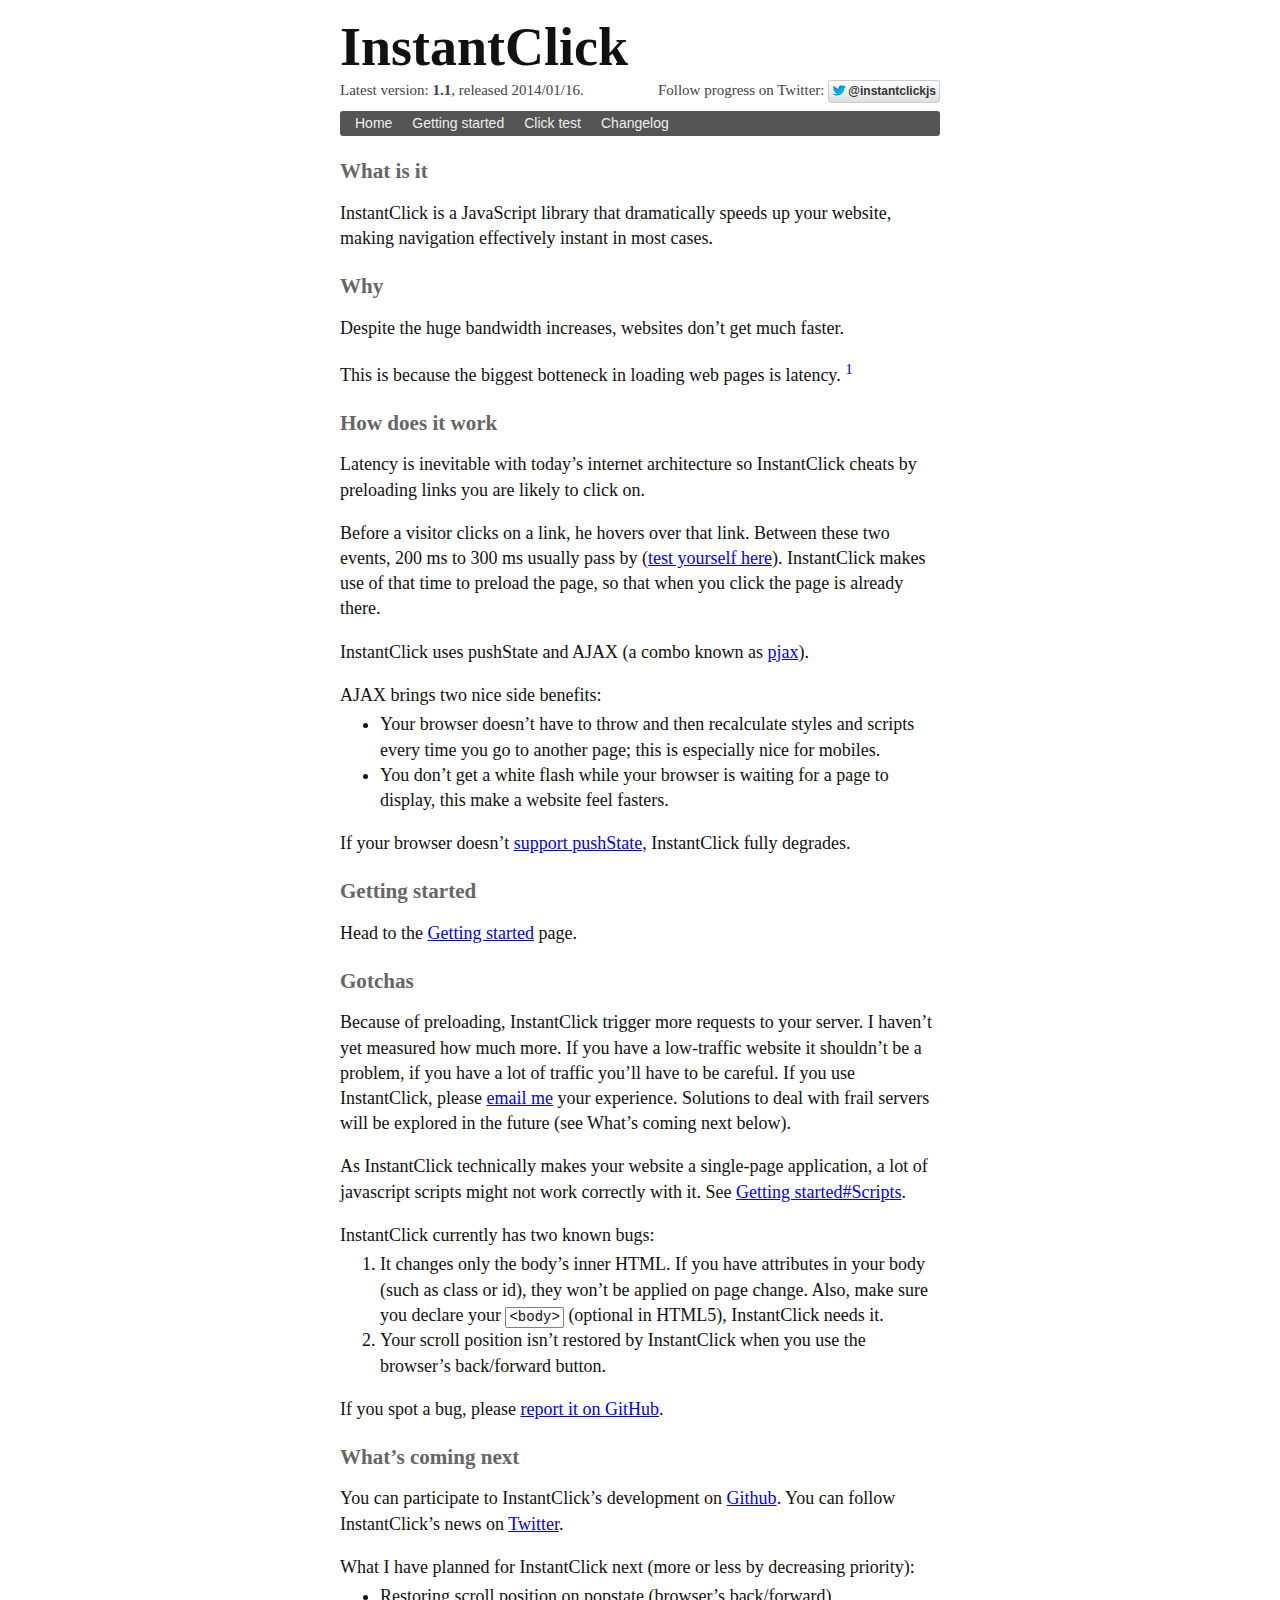
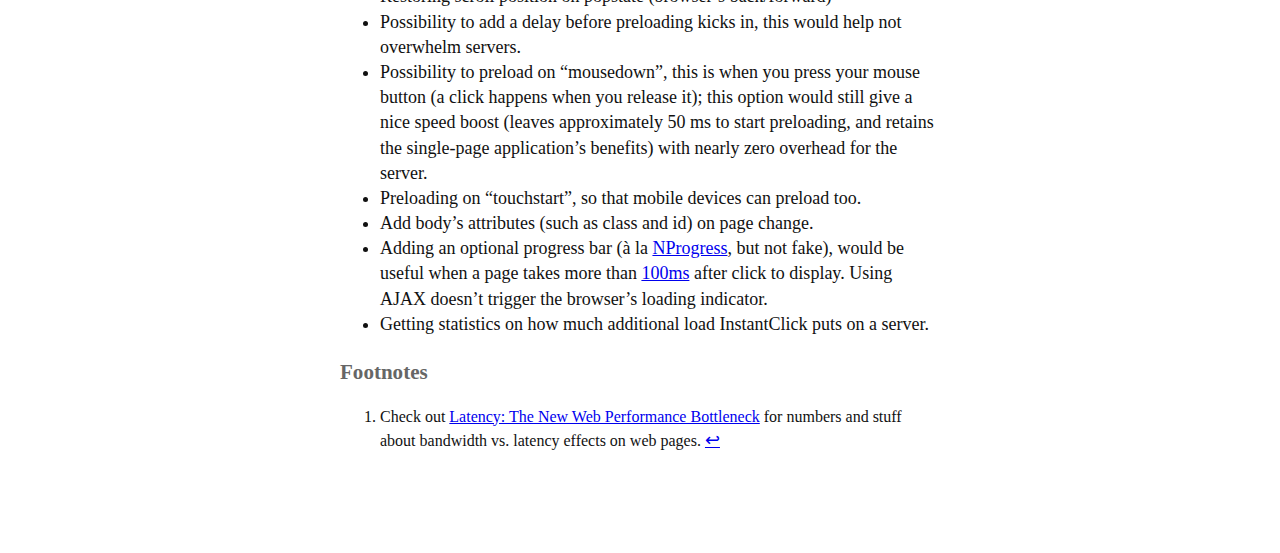
<file: index.html>
<!doctype html>
<meta charset="utf-8">
<title>InstantClick – JS lib to speed up your website</title>
<link rel="stylesheet" href="style-1.css">
<meta name="viewport" content="width=device-width, initial-scale=1.0">
<meta name="description" content="InstantClick makes following links in your website instant.">
<body>
<div id="header">
  <h1><a href=".">InstantClick</a></h1>
  <div id="follow">Follow progress on Twitter: <a href="https://twitter.com/intent/follow?screen_name=instantclickjs" target="_blank"><i></i> @instantclickjs</a></div>
  <div id="progress">Latest version: <strong>1.1</strong>, released 2014/01/16.</div>
  <ul>
    <li><a href=".">Home</a>
    <li><a href="start.html">Getting started</a>
    <li><a href="click-test.html">Click test</a>
    <li><a href="changelog.html">Changelog</a>
  </ul>
</div>
<h3>What is it</h3>

<p>InstantClick is a JavaScript library that dramatically speeds up your website, making navigation effectively instant in most cases.

<h3>Why</h3>

<p>Despite the huge bandwidth increases, websites don’t get much faster.

<p>This is because the biggest botteneck in loading web pages is latency. <sup id="note-latency-back"><a href="#note-latency">1</a></sup>

<h3>How does it work</h3>

<p>Latency is inevitable with today’s internet architecture so InstantClick cheats by preloading links you are likely to click on.

<p>Before a visitor clicks on a link, he hovers over that link. Between these two events, 200 ms to 300 ms usually pass by (<a href="click-test.html">test yourself here</a>). InstantClick makes use of that time to preload the page, so that when you click the page is already there.

<p>InstantClick uses pushState and AJAX (a combo known as <a href="https://github.com/defunkt/jquery-pjax" target="_blank">pjax</a>).

<p>AJAX brings two nice side benefits:
<ul>
  <li>Your browser doesn’t have to throw and then recalculate styles and scripts every time you go to another page; this is especially nice for mobiles.
  <li>You don’t get a white flash while your browser is waiting for a page to display, this make a website feel fasters.
</ul>

<p>If your browser doesn’t <a href="http://caniuse.com/#search=pushstate" target="_blank">support pushState</a>, InstantClick fully degrades.

<h3>Getting started</h3>

<p>Head to the <a href="start.html">Getting started</a> page.

<h3>Gotchas</h3>

<p>Because of preloading, InstantClick trigger more requests to your server. I haven’t yet measured how much more. If you have a low-traffic website it shouldn’t be a problem, if you have a lot of traffic you’ll have to be careful. If you use InstantClick, please <a href="#adieulot_at_gmail" data-no-instant=email>email me</a> your experience. Solutions to deal with frail servers will be explored in the future (see What’s coming next below).

<p>As InstantClick technically makes your website a single-page application, a lot of javascript scripts might not work correctly with it. See <a href="start.html#scripts">Getting started#Scripts</a>.

<p>InstantClick currently has two known bugs:
<ol>
  <li>It changes only the body’s inner HTML. If you have attributes in your body (such as class or id), they won’t be applied on page change. Also, make sure you declare your <code>&lt;body&gt;</code> (optional in HTML5), InstantClick needs it.
  <li>Your scroll position isn’t restored by InstantClick when you use the browser’s back/forward button.
</ol>

<p>If you spot a bug, please <a href="https://github.com/dieulot/instantclick/issues" target="_blank">report it on GitHub</a>.

<h3>What’s coming next</h3>

<p>You can participate to InstantClick’s development on <a href="https://github.com/dieulot/instantclick" target="_blank">Github</a>. You can follow InstantClick’s news on <a href="https://twitter.com/instantclickjs" target="_blank">Twitter</a>.

<p>What I have planned for InstantClick next (more or less by decreasing priority):
<ul>
  <li>Restoring scroll position on popstate (browser’s back/forward)
  <li>Possibility to add a delay before preloading kicks in, this would help not overwhelm servers.
  <li>Possibility to preload on “mousedown”, this is when you press your mouse button (a click happens when you release it); this option would still give a nice speed boost (leaves approximately 50 ms to start preloading, and retains the single-page application’s benefits) with nearly zero overhead for the server.
  <li>Preloading on “touchstart”, so that mobile devices can preload too.
  <li>Add body’s attributes (such as class and id) on page change.
  <li>Adding an optional progress bar (à la <a href="http://ricostacruz.com/nprogress/" target="_blank">NProgress</a>, but not fake), would be useful when a page takes more than <a href="http://www.nngroup.com/articles/response-times-3-important-limits/" target="_blank" title="Response Times: The 3 Important Limits – Jakob Nielsen">100ms</a> after click to display. Using AJAX doesn’t trigger the browser’s loading indicator.
  <li>Getting statistics on how much additional load InstantClick puts on a server.
</ul>

<h3>Footnotes</h3>

<ol id="footnotes">
  <li id="note-latency">Check out <a href="http://www.igvita.com/2012/07/19/latency-the-new-web-performance-bottleneck/" target="blank">Latency: The New Web Performance Bottleneck</a> for numbers and stuff about bandwidth vs. latency effects on web pages. <a href="#note-latency-back" class="noteBack">↩</a>
</ol>
<script src="script-1.js" data-no-instant></script>
</file>
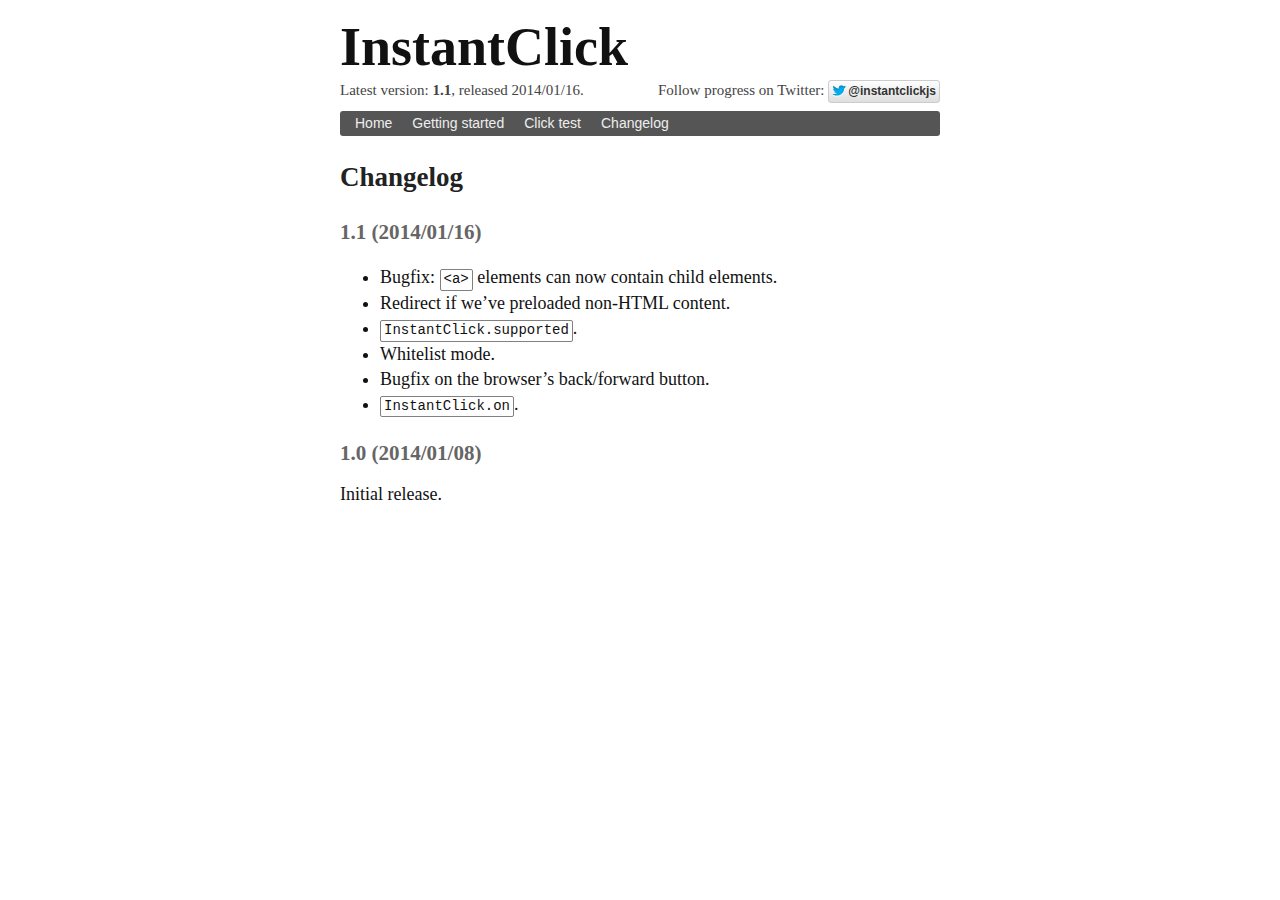
<file: changelog.html>
<!doctype html>
<meta charset="utf-8">
<title>InstantClick: Changelog</title>
<link rel="stylesheet" href="style-1.css">
<meta name="viewport" content="width=device-width, initial-scale=1.0">
<meta name="description" content="InstantClick’s progress across versions.">
<body>
<div id="header">
  <h1><a href=".">InstantClick</a></h1>
  <div id="follow">Follow progress on Twitter: <a href="https://twitter.com/intent/follow?screen_name=instantclickjs" target="_blank"><i></i> @instantclickjs</a></div>
  <div id="progress">Latest version: <strong>1.1</strong>, released 2014/01/16.</div>
  <ul>
    <li><a href=".">Home</a>
    <li><a href="start.html">Getting started</a>
    <li><a href="click-test.html">Click test</a>
    <li><a href="changelog.html">Changelog</a>
  </ul>
</div>
<h2>Changelog</h2>

<h3>1.1 (2014/01/16)</h3>

<ul>
  <li>Bugfix: <code>&lt;a&gt;</code> elements can now contain child elements.
  <li>Redirect if we’ve preloaded non-HTML content.
  <li><code>InstantClick.supported</code>.
  <li>Whitelist mode.
  <li>Bugfix on the browser’s back/forward button.
  <li><code>InstantClick.on</code>.
</ul>

<h3>1.0 (2014/01/08)</h3>

<p>Initial release.
<script src="script-1.js" data-no-instant></script>
</file>
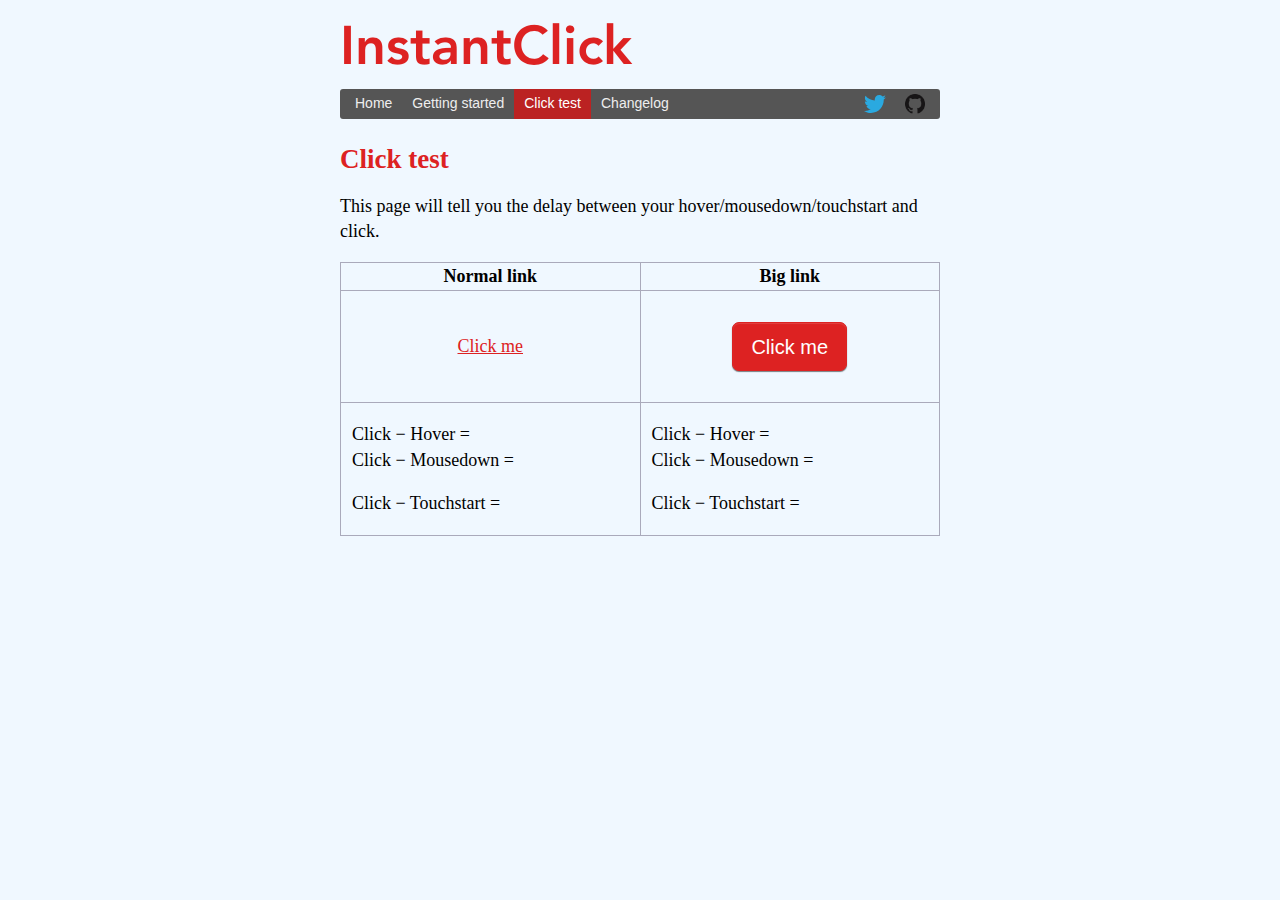
<file: click-test.html>
<!doctype html>
<meta charset="utf-8">
<title>InstantClick: Test your click speed</title>
<link rel="stylesheet" href="style-2.css">
<meta name="viewport" content="width=720">
<meta name="description" content="Tells you the delay between your hover/mousedown and click.">
<body>
<div id="header">
  <h1><a href=".">InstantClick</a></h1>
  <ul>
    <li class="github"><a href="https://github.com/dieulot/instantclick" target="_blank" title="GitHub">Github</a>
    <li class="twitter"><a href="https://twitter.com/instantclickjs" target="_blank" title="Twitter">Twitter</a>
    <li><a href=".">Home</a>
    <li><a href="start.html">Getting started</a>
    <li class="on"><a href="click-test.html">Click test</a>
    <li><a href="changelog.html">Changelog</a>
  </ul>
</div>
<h2>Click test</h2>

<p>This page will tell you the delay between your hover/<wbr>mousedown/<wbr>touchstart and click.

<table id="click-test">
  <tr>
    <th>Normal link
    <th>Big link
  <tr>
    <td><a id="link1" href="#" data-no-instant>Click me</a>
    <td><a id="link2" class="btn btn-big" href="#" data-no-instant>Click me</a>
  <tr class="results">
    <td>
      <p>Click − Hover = <strong id="link1-click-hover"></strong><br>
      Click − Mousedown = <strong id="link1-click-mousedown"></strong>
      <p>Click − Touchstart = <strong id="link1-click-touchstart"></strong>
    <td>

      <p>Click − Hover = <strong id="link2-click-hover"></strong><br>
      Click − Mousedown = <strong id="link2-click-mousedown"></strong>
      <p>Click − Touchstart = <strong id="link2-click-touchstart"></strong>
</table>

<script>
function $(id) {
  return document.getElementById(id)
}

var times = {
  touchstart: 0,
  hover: 0,
  mousedown: 0,
  click: 0
}

$('link1').addEventListener('mouseover', function() {
  times.hover = +new Date
})
$('link2').addEventListener('mouseover', function() {
  times.hover = +new Date
})

$('link1').addEventListener('mousedown', function() {
  times.mousedown = +new Date
})
$('link2').addEventListener('mousedown', function() {
  times.mousedown = +new Date
})

$('link1').addEventListener('touchstart', function() {
  times.touchstart = +new Date
})
$('link2').addEventListener('touchstart', function() {
  times.touchstart = +new Date
})

function delay(time) {
  if (times[time] == 0)
    return '∞'
  return times.click - times[time] + ' ms'
}

$('link1').addEventListener('click', function(e) {
  e.preventDefault()
  times.click = +new Date
  $('link1-click-hover').innerHTML = delay('hover')
  $('link1-click-mousedown').innerHTML = delay('mousedown')
  $('link1-click-touchstart').innerHTML = delay('touchstart')
})
$('link2').addEventListener('click', function(e) {
  e.preventDefault()
  e.target.blur() 
  times.click = +new Date
  $('link2-click-hover').innerHTML = delay('hover')
  $('link2-click-mousedown').innerHTML = delay('mousedown')
  $('link2-click-touchstart').innerHTML = delay('touchstart')
})

</script>
<script src="script-2.js" data-no-instant></script>
</file>
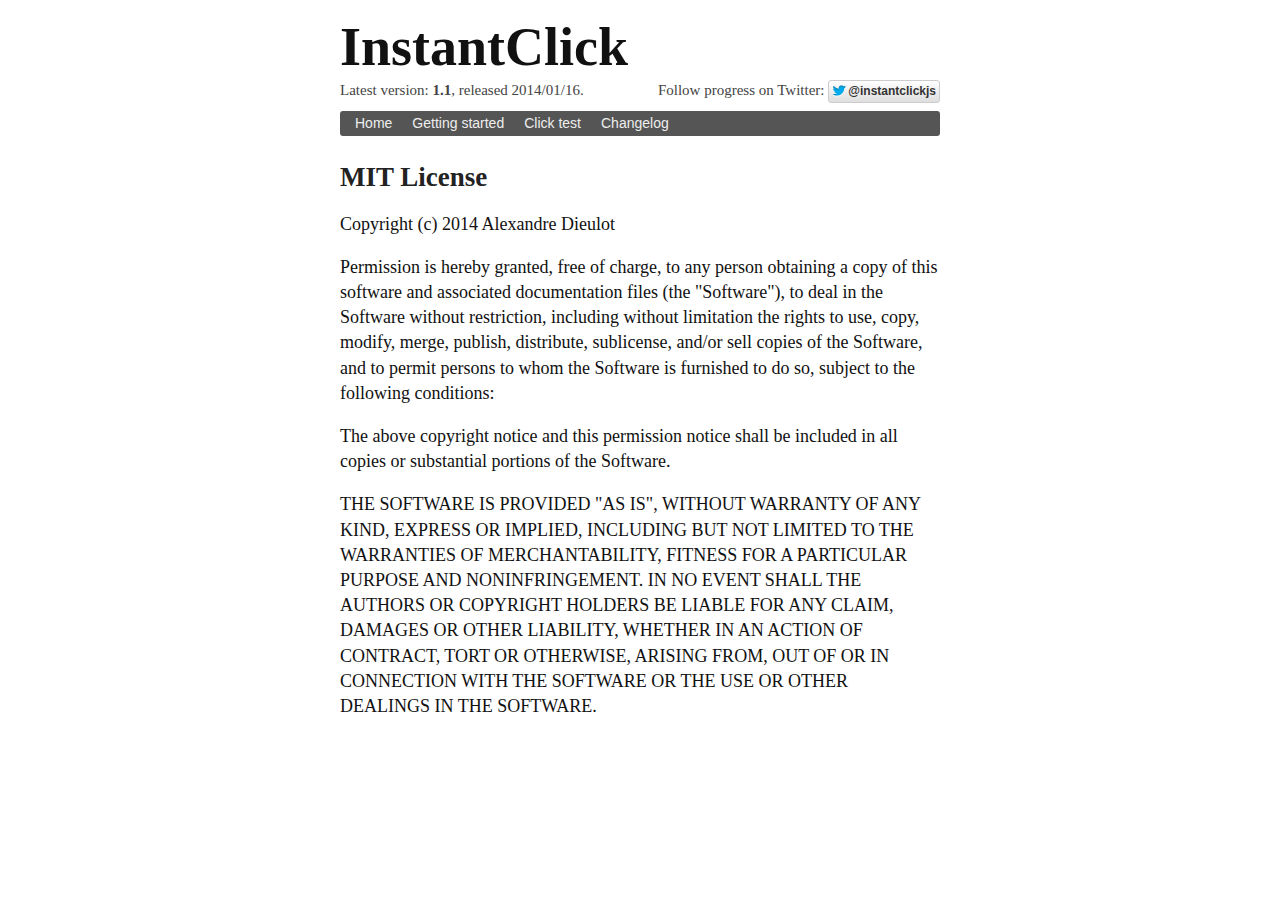
<file: license.html>
<!doctype html>
<meta charset="utf-8">
<title>InstantClick: License</title>
<link rel="stylesheet" href="style-1.css">
<meta name="viewport" content="width=device-width, initial-scale=1.0">
<meta name="description" content="InstantClick may be freely distributed under the MIT license.">
<body>
<div id="header">
  <h1><a href=".">InstantClick</a></h1>
  <div id="follow">Follow progress on Twitter: <a href="https://twitter.com/intent/follow?screen_name=instantclickjs" target="_blank"><i></i> @instantclickjs</a></div>
  <div id="progress">Latest version: <strong>1.1</strong>, released 2014/01/16.</div>
  <ul>
    <li><a href=".">Home</a>
    <li><a href="start.html">Getting started</a>
    <li><a href="click-test.html">Click test</a>
    <li><a href="changelog.html">Changelog</a>
  </ul>
</div>
<h2>MIT License</h2>

<p>Copyright (c) 2014 Alexandre Dieulot

<p>Permission is hereby granted, free of charge, to any person obtaining a copy of
this software and associated documentation files (the "Software"), to deal in
the Software without restriction, including without limitation the rights to
use, copy, modify, merge, publish, distribute, sublicense, and/or sell copies of
the Software, and to permit persons to whom the Software is furnished to do so,
subject to the following conditions:

<p>The above copyright notice and this permission notice shall be included in all
copies or substantial portions of the Software.

<p>THE SOFTWARE IS PROVIDED "AS IS", WITHOUT WARRANTY OF ANY KIND, EXPRESS OR
IMPLIED, INCLUDING BUT NOT LIMITED TO THE WARRANTIES OF MERCHANTABILITY, FITNESS
FOR A PARTICULAR PURPOSE AND NONINFRINGEMENT. IN NO EVENT SHALL THE AUTHORS OR
COPYRIGHT HOLDERS BE LIABLE FOR ANY CLAIM, DAMAGES OR OTHER LIABILITY, WHETHER
IN AN ACTION OF CONTRACT, TORT OR OTHERWISE, ARISING FROM, OUT OF OR IN
CONNECTION WITH THE SOFTWARE OR THE USE OR OTHER DEALINGS IN THE SOFTWARE.
<script src="script-1.js" data-no-instant></script>
</file>
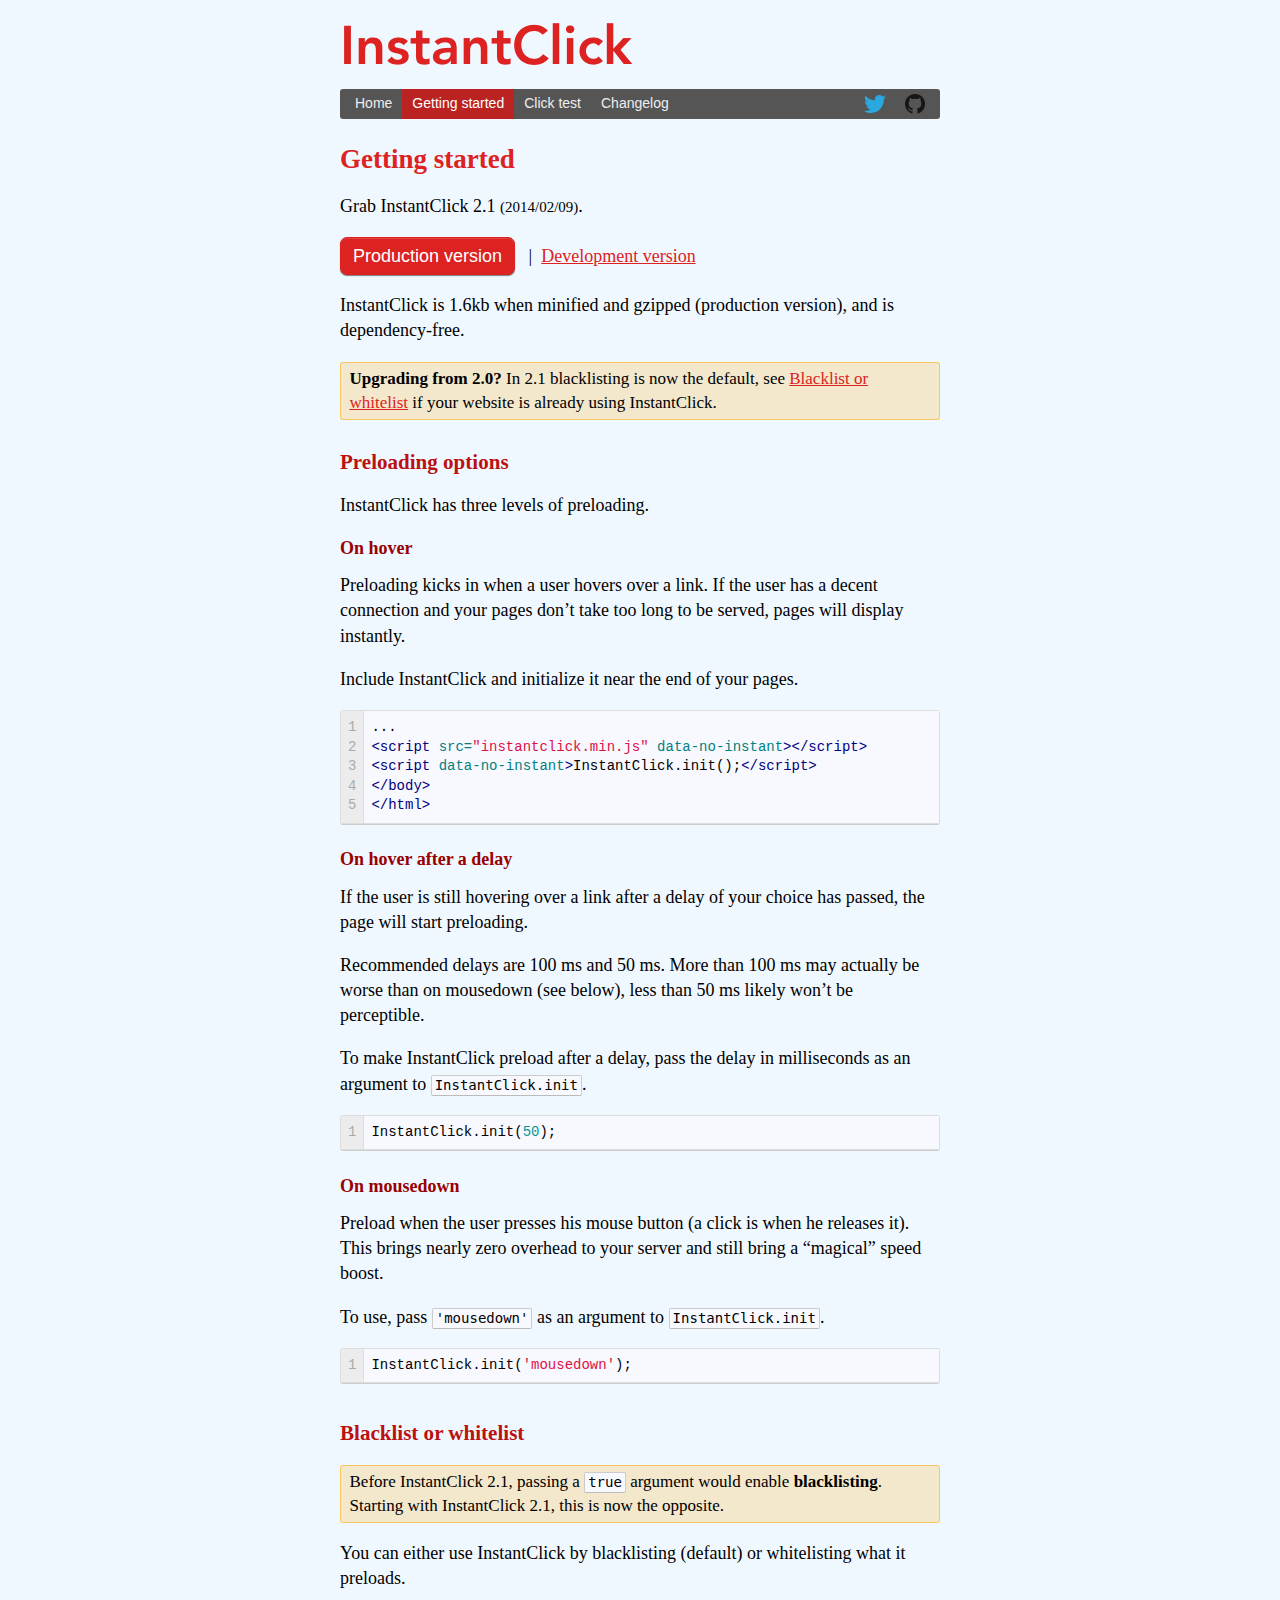
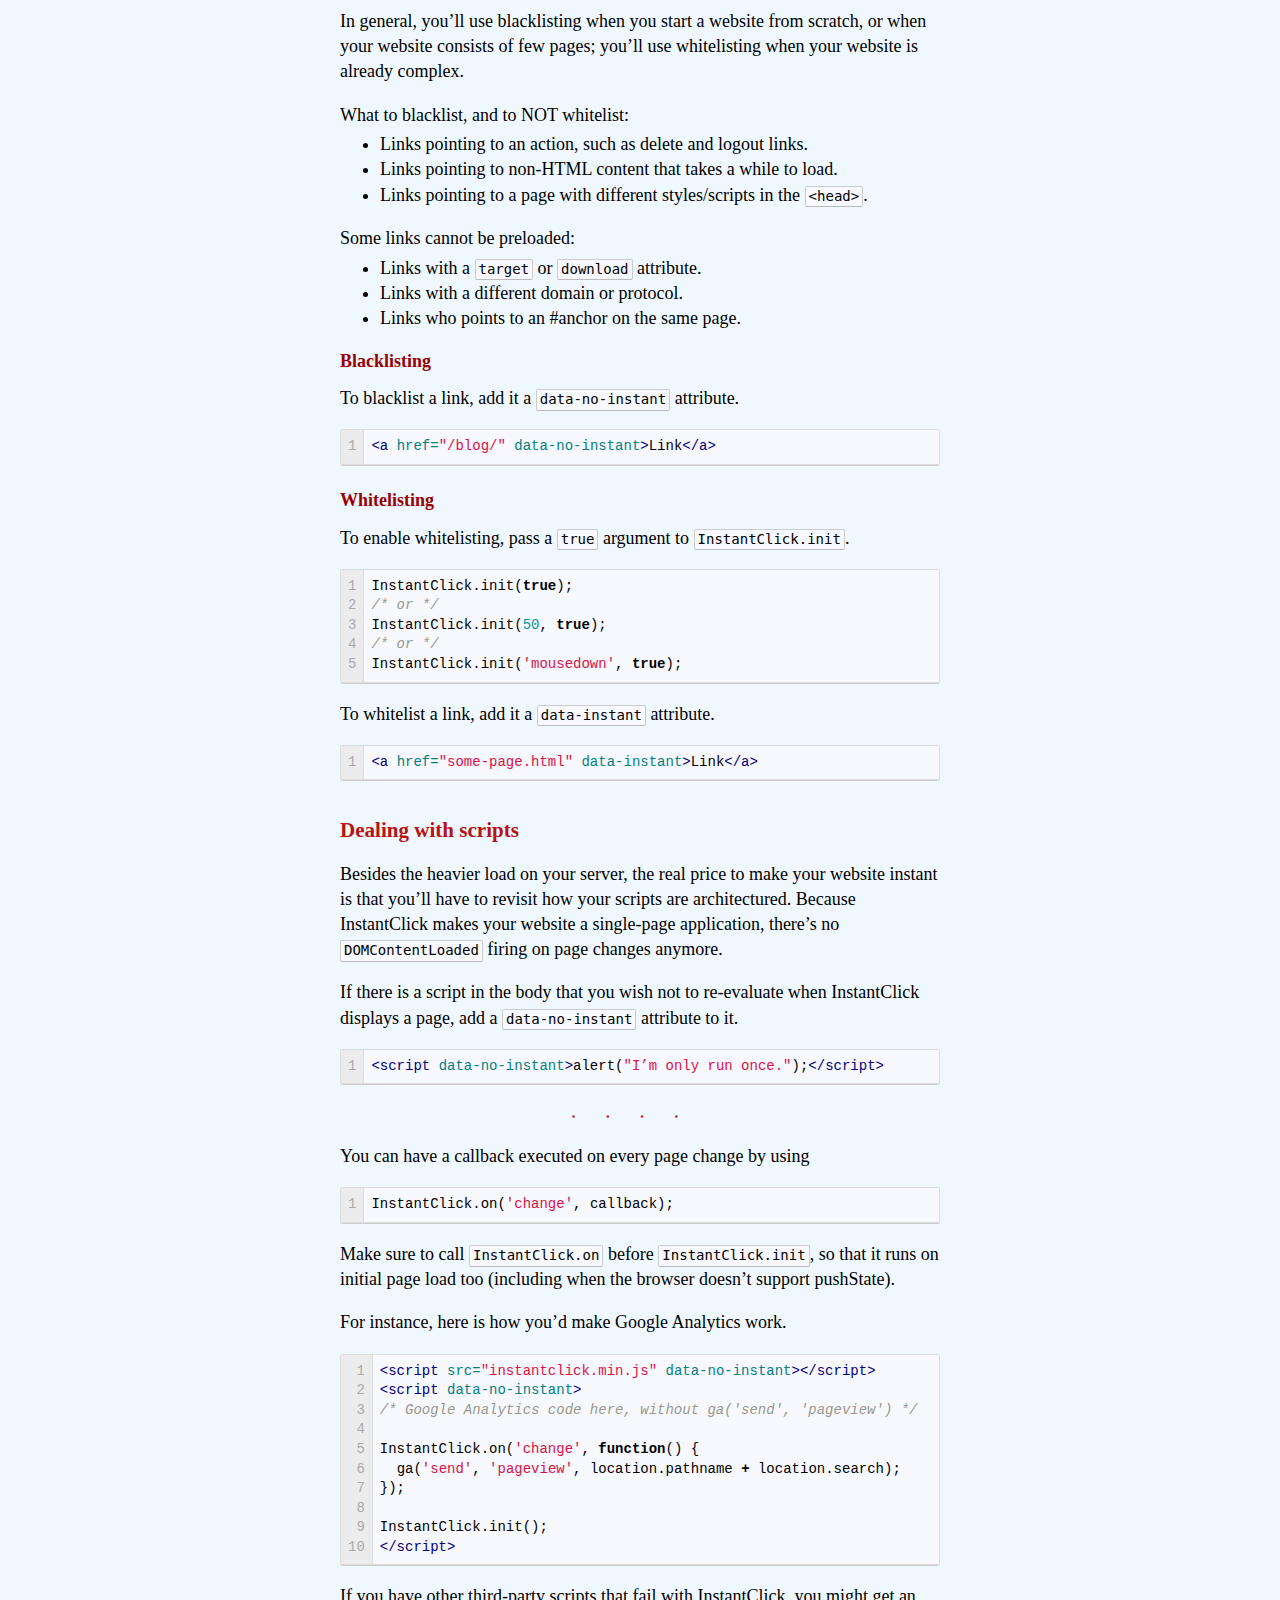
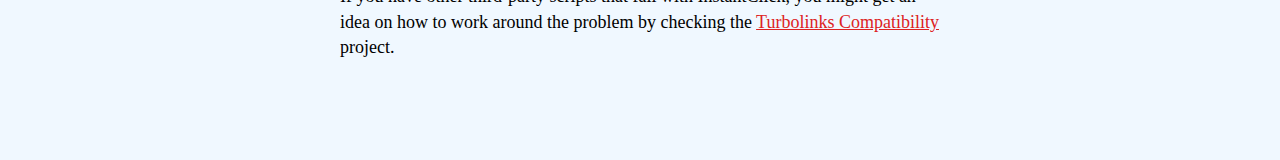
<file: start.html>
<!doctype html>
<meta charset="utf-8">
<title>InstantClick: Getting started</title>
<link rel="stylesheet" href="style-3.css">
<meta name="viewport" content="width=720">
<meta name="description" content="Get started with InstantClick.">
<body>
<div id="header">
  <h1><a href=".">InstantClick</a></h1>
  <ul>
    <li class="github"><a href="https://github.com/dieulot/instantclick" target="_blank" title="GitHub">Github</a>
    <li class="twitter"><a href="https://twitter.com/instantclickjs" target="_blank" title="Twitter">Twitter</a>
    <li><a href=".">Home</a>
    <li class="on"><a href="start.html">Getting started</a>
    <li><a href="click-test.html">Click test</a>
    <li><a href="changelog.html">Changelog</a>
  </ul>
</div>
<h2>Getting started</h2>

<p>Grab InstantClick 2.1 <small>(2014/02/09)</small>.

<p><a href="instantclick.min.js?2.1" class="btn btn-big" download>Production version</a>   |  <a href="https://raw.github.com/dieulot/instantclick/v2.1/instantclick.js" download>Development version</a>

<p>InstantClick is 1.6kb when minified and gzipped (production version), and is dependency-free.

<p class="warning"><strong>Upgrading from 2.0?</strong> In 2.1 blacklisting is now the default, see <a href="#whitelist_blacklist">Blacklist or whitelist</a> if your website is already using InstantClick.

<h3>Preloading options</h3>

<p>InstantClick has three levels of preloading.

<h4>On hover</h4>

<p>Preloading kicks in when a user hovers over a link. If the user has a decent connection and your pages don’t take too long to be served, pages will display instantly.

<p>Include InstantClick and initialize it near the end of your pages.

<div id="gist8879571" class="gist">
<div class="gist-file">
<div class="gist-data gist-syntax">
<div class="file-data">
<table cellpadding="0" cellspacing="0" class="lines highlight">
<tr>
<td class="line-numbers">
<span class="line-number" id="file-gistfile1-html-L1" rel="file-gistfile1-html-L1">1</span>
<span class="line-number" id="file-gistfile1-html-L2" rel="file-gistfile1-html-L2">2</span>
<span class="line-number" id="file-gistfile1-html-L3" rel="file-gistfile1-html-L3">3</span>
<span class="line-number" id="file-gistfile1-html-L4" rel="file-gistfile1-html-L4">4</span>
<span class="line-number" id="file-gistfile1-html-L5" rel="file-gistfile1-html-L5">5</span>
</td>
<td class="line-data">
<pre class="line-pre"><div class="line" id="file-gistfile1-html-LC1">...</div><div class="line" id="file-gistfile1-html-LC2"><span class="nt">&lt;script </span><span class="na">src=</span><span class="s">&quot;instantclick.min.js&quot;</span> <span class="na">data-no-instant</span><span class="nt">&gt;&lt;/script&gt;</span></div><div class="line" id="file-gistfile1-html-LC3"><span class="nt">&lt;script </span><span class="na">data-no-instant</span><span class="nt">&gt;</span><span class="nx">InstantClick</span><span class="p">.</span><span class="nx">init</span><span class="p">();</span><span class="nt">&lt;/script&gt;</span></div><div class="line" id="file-gistfile1-html-LC4"><span class="nt">&lt;/body&gt;</span></div><div class="line" id="file-gistfile1-html-LC5"><span class="nt">&lt;/html&gt;</span></div></pre>
</td>
</tr>
</table>
</div>
</div>
</div>
</div>

<h4>On hover after a delay</h4>

<p>If the user is still hovering over a link after a delay of your choice has passed, the page will start preloading.

<p>Recommended delays are 100 ms and 50 ms. More than 100 ms may actually be worse than on mousedown (see below), less than 50 ms likely won’t be perceptible.

<p>To make InstantClick preload after a delay, pass the delay in milliseconds as an argument to <code>InstantClick.init</code>.

<div id="gist8879571" class="gist">
<div class="gist-file">
<div class="gist-data gist-syntax">
<div class="file-data">
<table cellpadding="0" cellspacing="0" class="lines highlight">
<tr>
<td class="line-numbers">
<span class="line-number" id="file-gistfile1-js-L1" rel="file-gistfile1-js-L1">1</span>
</td>
<td class="line-data">
<pre class="line-pre"><div class="line" id="file-gistfile1-js-LC1"><span class="nx">InstantClick</span><span class="p">.</span><span class="nx">init</span><span class="p">(</span><span class="mi">50</span><span class="p">);</span></div></pre>
</td>
</tr>
</table>
</div>
</div>
</div>
</div>

<h4>On mousedown</h4>

<p>Preload when the user presses his mouse button (a click is when he releases it). This brings nearly zero overhead to your server and still bring a “magical” speed boost.

<p>To use, pass <code>'mousedown'</code> as an argument to <code>InstantClick.init</code>.

<div id="gist8879571" class="gist">
<div class="gist-file">
<div class="gist-data gist-syntax">
<div class="file-data">
<table cellpadding="0" cellspacing="0" class="lines highlight">
<tr>
<td class="line-numbers">
<span class="line-number" id="file-gistfile1-js-L1" rel="file-gistfile1-js-L1">1</span>
</td>
<td class="line-data">
<pre class="line-pre"><div class="line" id="file-gistfile1-js-LC1"><span class="nx">InstantClick</span><span class="p">.</span><span class="nx">init</span><span class="p">(</span><span class="s1">&#39;mousedown&#39;</span><span class="p">);</span></div></pre>
</td>
</tr>
</table>
</div>
</div>
</div>
</div>

<h3 id="whitelist_blacklist">Blacklist or whitelist</h3>

<p class="warning warning-dark">Before InstantClick 2.1, passing a <code>true</code> argument would enable <strong>blacklisting</strong>. Starting with InstantClick 2.1, this is now the opposite.

<p>You can either use InstantClick by blacklisting (default) or whitelisting what it preloads.

<p>In general, you’ll use blacklisting when you start a website from scratch, or when your website consists of few pages; you’ll use whitelisting when your website is already complex.

<p>What to blacklist, and to NOT whitelist:

<ul>
  <li>Links pointing to an action, such as delete and logout links.
  <li>Links pointing to non-HTML content that takes a while to load.
  <li>Links pointing to a page with different styles/scripts in the <code>&lt;head&gt;</code>.
</ul>

<p>Some links cannot be preloaded:

<ul>
  <li>Links with a <code>target</code> or <code>download</code> attribute.
  <li>Links with a different domain or protocol.
  <li>Links who points to an #anchor on the same page.
</ul>

<h4>Blacklisting</h4>

<p>To blacklist a link, add it a <code>data-no-instant</code> attribute.

<div id="gist8879571" class="gist">
<div class="gist-file">
<div class="gist-data gist-syntax">
<div class="file-data">
<table cellpadding="0" cellspacing="0" class="lines highlight">
<tr>
<td class="line-numbers">
<span class="line-number" id="file-gistfile1-html-L1" rel="file-gistfile1-html-L1">1</span>
</td>
<td class="line-data">
<pre class="line-pre"><div class="line" id="file-gistfile1-html-LC1"><span class="nt">&lt;a</span> <span class="na">href=</span><span class="s">&quot;/blog/&quot;</span> <span class="na">data-no-instant</span><span class="nt">&gt;</span>Link<span class="nt">&lt;/a&gt;</span></div></pre>
</td>
</tr>
</table>
</div>
</div>
</div>
</div>

<h4>Whitelisting</h4>

<p>To enable whitelisting, pass a <code>true</code> argument to <code>InstantClick.init</code>.

<div id="gist8879571" class="gist">
<div class="gist-file">
<div class="gist-data gist-syntax">
<div class="file-data">
<table cellpadding="0" cellspacing="0" class="lines highlight">
<tr>
<td class="line-numbers">
<span class="line-number" id="file-gistfile1-js-L1" rel="file-gistfile1-js-L1">1</span>
<span class="line-number" id="file-gistfile1-js-L2" rel="file-gistfile1-js-L2">2</span>
<span class="line-number" id="file-gistfile1-js-L3" rel="file-gistfile1-js-L3">3</span>
<span class="line-number" id="file-gistfile1-js-L4" rel="file-gistfile1-js-L4">4</span>
<span class="line-number" id="file-gistfile1-js-L5" rel="file-gistfile1-js-L5">5</span>
</td>
<td class="line-data">
<pre class="line-pre"><div class="line" id="file-gistfile1-js-LC1"><span class="nx">InstantClick</span><span class="p">.</span><span class="nx">init</span><span class="p">(</span><span class="kc">true</span><span class="p">);</span></div><div class="line" id="file-gistfile1-js-LC2"><span class="cm">/* or */</span></div><div class="line" id="file-gistfile1-js-LC3"><span class="nx">InstantClick</span><span class="p">.</span><span class="nx">init</span><span class="p">(</span><span class="mi">50</span><span class="p">,</span> <span class="kc">true</span><span class="p">);</span></div><div class="line" id="file-gistfile1-js-LC4"><span class="cm">/* or */</span></div><div class="line" id="file-gistfile1-js-LC5"><span class="nx">InstantClick</span><span class="p">.</span><span class="nx">init</span><span class="p">(</span><span class="s1">&#39;mousedown&#39;</span><span class="p">,</span> <span class="kc">true</span><span class="p">);</span></div></pre>
</td>
</tr>
</table>
</div>
</div>
</div>
</div>

<p>To whitelist a link, add it a <code>data-instant</code> attribute.

<div id="gist8879571" class="gist">
<div class="gist-file">
<div class="gist-data gist-syntax">
<div class="file-data">
<table cellpadding="0" cellspacing="0" class="lines highlight">
<tr>
<td class="line-numbers">
<span class="line-number" id="file-gistfile1-html-L1" rel="file-gistfile1-html-L1">1</span>
</td>
<td class="line-data">
<pre class="line-pre"><div class="line" id="file-gistfile1-html-LC1"><span class="nt">&lt;a</span> <span class="na">href=</span><span class="s">&quot;some-page.html&quot;</span> <span class="na">data-instant</span><span class="nt">&gt;</span>Link<span class="nt">&lt;/a&gt;</span></div></pre>
</td>
</tr>
</table>
</div>
</div>
</div>
</div>

<h3>Dealing with scripts</h3>

<p>Besides the heavier load on your server, the real price to make your website instant is that you’ll have to revisit how your scripts are architectured. Because InstantClick makes your website a single-page application, there’s no <code>DOMContentLoaded</code> firing on page changes anymore.

<p>If there is a script in the body that you wish not to re-evaluate when InstantClick displays a page, add a <code>data-no-instant</code> attribute to it.

<div id="gist8879571" class="gist">
<div class="gist-file">
<div class="gist-data gist-syntax">
<div class="file-data">
<table cellpadding="0" cellspacing="0" class="lines highlight">
<tr>
<td class="line-numbers">
<span class="line-number" id="file-gistfile1-html-L1" rel="file-gistfile1-html-L1">1</span>
</td>
<td class="line-data">
<pre class="line-pre"><div class="line" id="file-gistfile1-html-LC1"><span class="nt">&lt;script </span><span class="na">data-no-instant</span><span class="nt">&gt;</span><span class="nx">alert</span><span class="p">(</span><span class="s2">&quot;I’m only run once.&quot;</span><span class="p">);</span><span class="nt">&lt;/script&gt;</span></div></pre>
</td>
</tr>
</table>
</div>
</div>
</div>
</div>

<hr>

<p>You can have a callback executed on every page change by using

<div id="gist8879571" class="gist">
<div class="gist-file">
<div class="gist-data gist-syntax">
<div class="file-data">
<table cellpadding="0" cellspacing="0" class="lines highlight">
<tr>
<td class="line-numbers">
<span class="line-number" id="file-gistfile1-js-L1" rel="file-gistfile1-js-L1">1</span>
</td>
<td class="line-data">
<pre class="line-pre"><div class="line" id="file-gistfile1-js-LC1"><span class="nx">InstantClick</span><span class="p">.</span><span class="nx">on</span><span class="p">(</span><span class="s1">&#39;change&#39;</span><span class="p">,</span> <span class="nx">callback</span><span class="p">);</span></div></pre>
</td>
</tr>
</table>
</div>
</div>
</div>
</div>

<p>Make sure to call <code>InstantClick.on</code> before <code>InstantClick.init</code>, so that it runs on initial page load too (including when the browser doesn’t support pushState).

<p>For instance, here is how you’d make Google Analytics work.

<div id="gist8879571" class="gist">
<div class="gist-file">
<div class="gist-data gist-syntax">
<div class="file-data">
<table cellpadding="0" cellspacing="0" class="lines highlight">
<tr>
<td class="line-numbers">
<span class="line-number" id="file-gistfile1-html-L1" rel="file-gistfile1-html-L1">1</span>
<span class="line-number" id="file-gistfile1-html-L2" rel="file-gistfile1-html-L2">2</span>
<span class="line-number" id="file-gistfile1-html-L3" rel="file-gistfile1-html-L3">3</span>
<span class="line-number" id="file-gistfile1-html-L4" rel="file-gistfile1-html-L4">4</span>
<span class="line-number" id="file-gistfile1-html-L5" rel="file-gistfile1-html-L5">5</span>
<span class="line-number" id="file-gistfile1-html-L6" rel="file-gistfile1-html-L6">6</span>
<span class="line-number" id="file-gistfile1-html-L7" rel="file-gistfile1-html-L7">7</span>
<span class="line-number" id="file-gistfile1-html-L8" rel="file-gistfile1-html-L8">8</span>
<span class="line-number" id="file-gistfile1-html-L9" rel="file-gistfile1-html-L9">9</span>
<span class="line-number" id="file-gistfile1-html-L10" rel="file-gistfile1-html-L10">10</span>
</td>
<td class="line-data">
<pre class="line-pre"><div class="line" id="file-gistfile1-html-LC1"><span class="nt">&lt;script </span><span class="na">src=</span><span class="s">&quot;instantclick.min.js&quot;</span> <span class="na">data-no-instant</span><span class="nt">&gt;&lt;/script&gt;</span></div><div class="line" id="file-gistfile1-html-LC2"><span class="nt">&lt;script </span><span class="na">data-no-instant</span><span class="nt">&gt;</span></div><div class="line" id="file-gistfile1-html-LC3"><span class="cm">/* Google Analytics code here, without ga(&#39;send&#39;, &#39;pageview&#39;) */</span></div><div class="line" id="file-gistfile1-html-LC4">&nbsp;</div><div class="line" id="file-gistfile1-html-LC5"><span class="nx">InstantClick</span><span class="p">.</span><span class="nx">on</span><span class="p">(</span><span class="s1">&#39;change&#39;</span><span class="p">,</span> <span class="kd">function</span><span class="p">()</span> <span class="p">{</span></div><div class="line" id="file-gistfile1-html-LC6">  <span class="nx">ga</span><span class="p">(</span><span class="s1">&#39;send&#39;</span><span class="p">,</span> <span class="s1">&#39;pageview&#39;</span><span class="p">,</span> <span class="nx">location</span><span class="p">.</span><span class="nx">pathname</span> <span class="o">+</span> <span class="nx">location</span><span class="p">.</span><span class="nx">search</span><span class="p">);</span></div><div class="line" id="file-gistfile1-html-LC7"><span class="p">});</span></div><div class="line" id="file-gistfile1-html-LC8">&nbsp;</div><div class="line" id="file-gistfile1-html-LC9"><span class="nx">InstantClick</span><span class="p">.</span><span class="nx">init</span><span class="p">();</span></div><div class="line" id="file-gistfile1-html-LC10"><span class="nt">&lt;/script&gt;</span></div></pre>
</td>
</tr>
</table>
</div>
</div>
</div>
</div>

<p>If you have other third-party scripts that fail with InstantClick, you might get an idea on how to work around the problem by checking the <a href="http://reed.github.io/turbolinks-compatibility/" target="_blank">Turbolinks Compatibility</a> project.
<script src="script-3.js" data-no-instant></script>
</file>
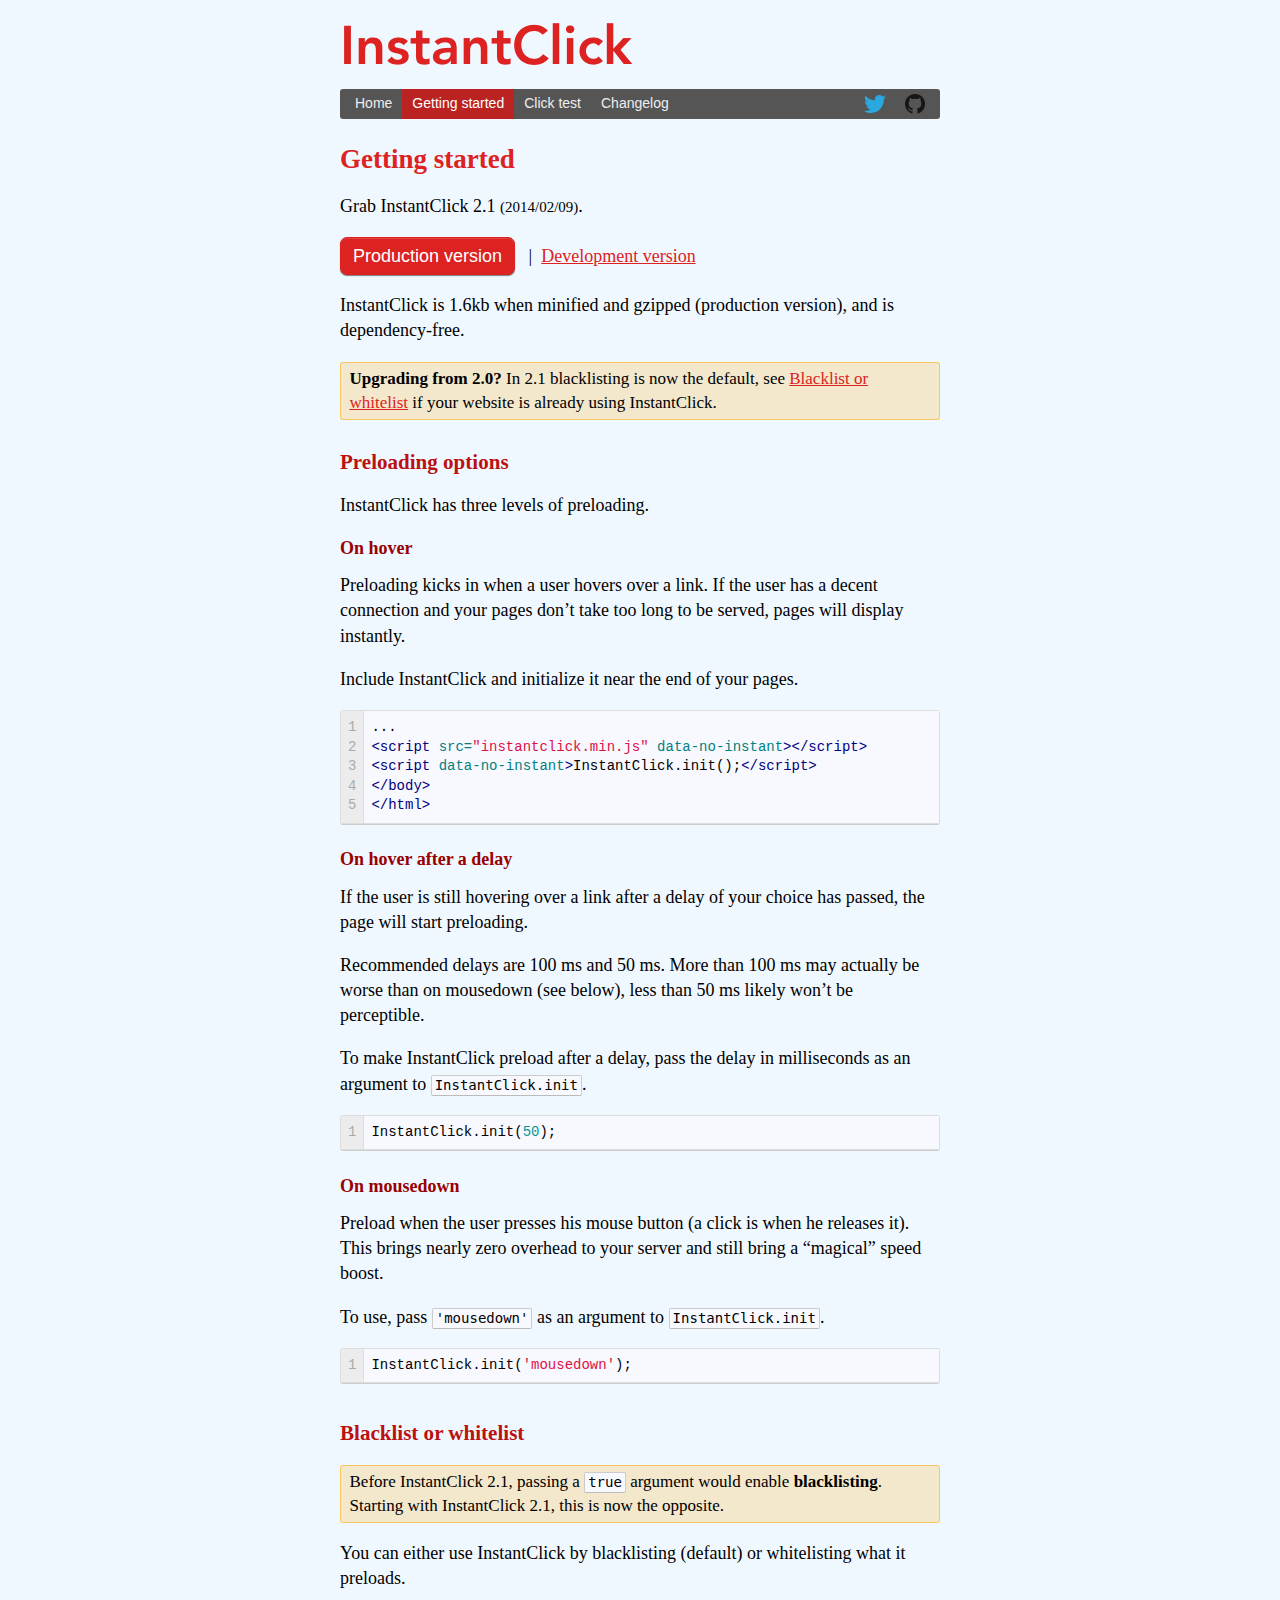
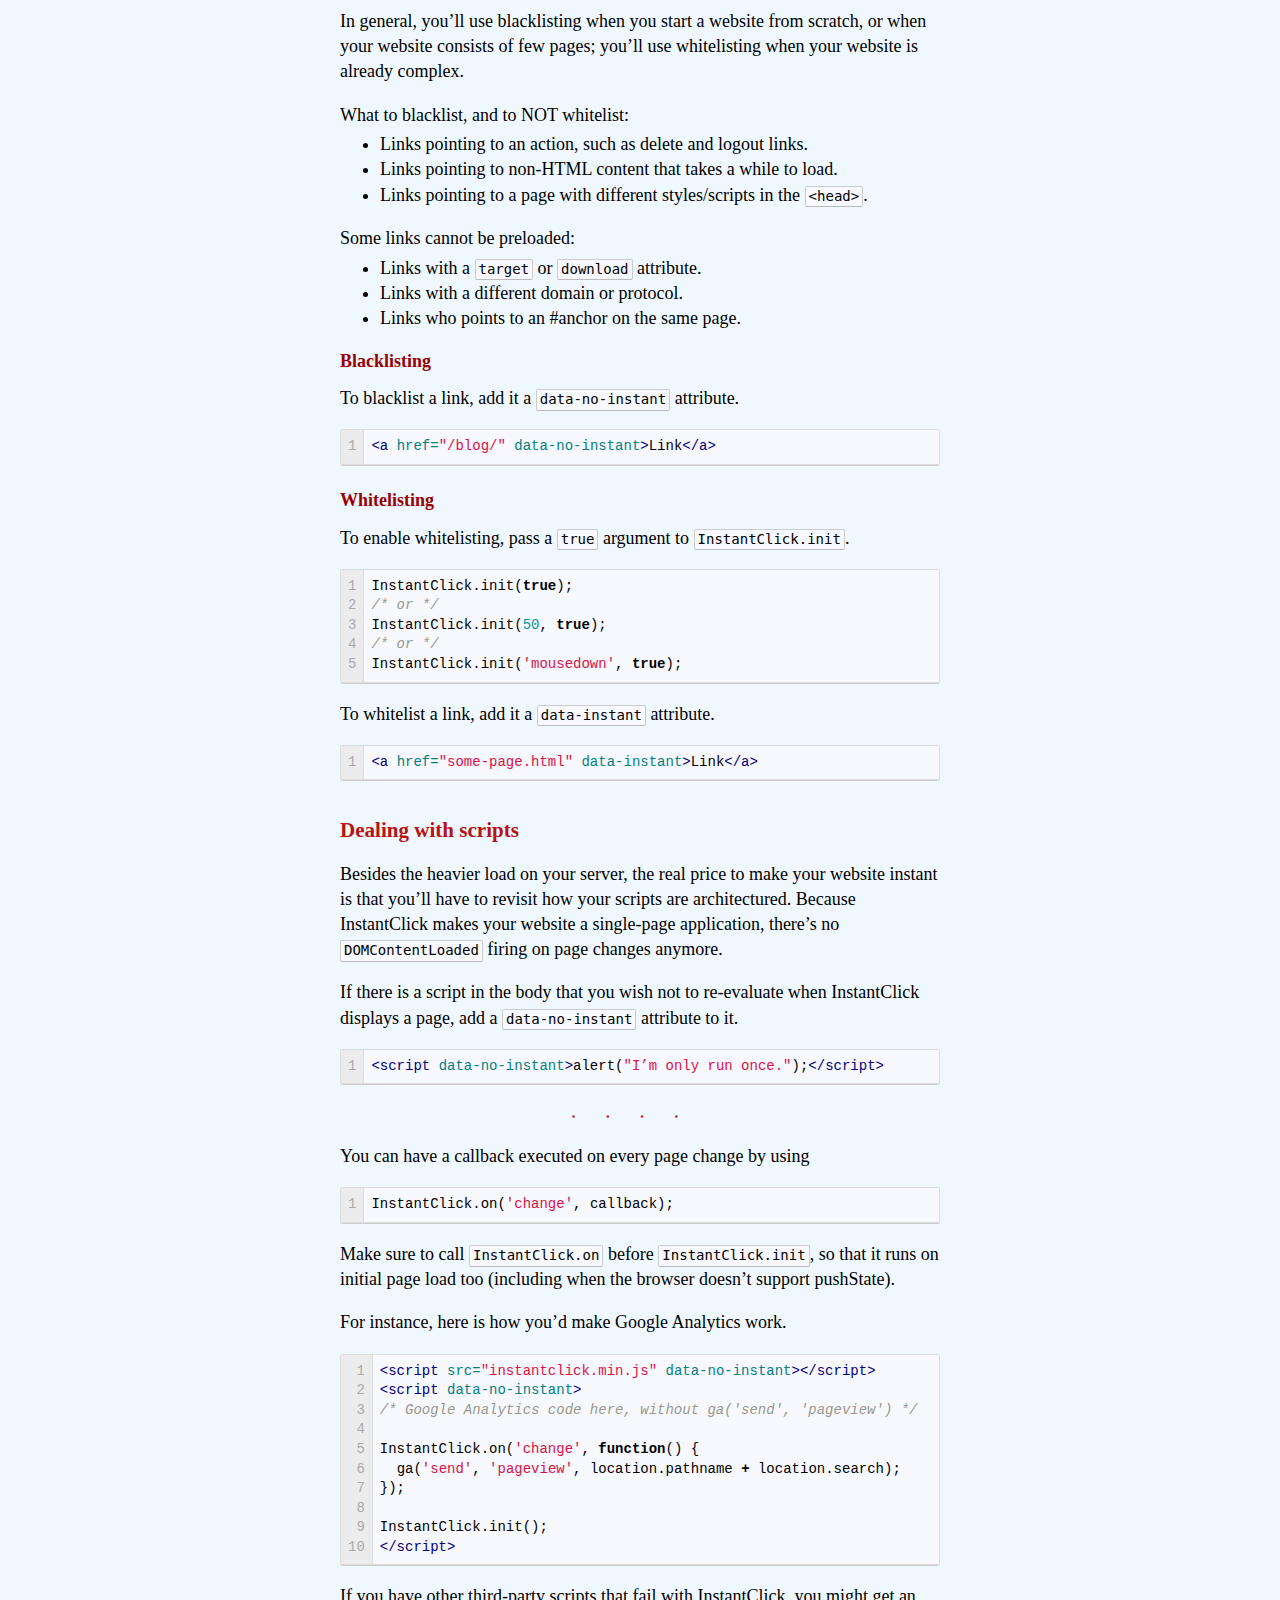
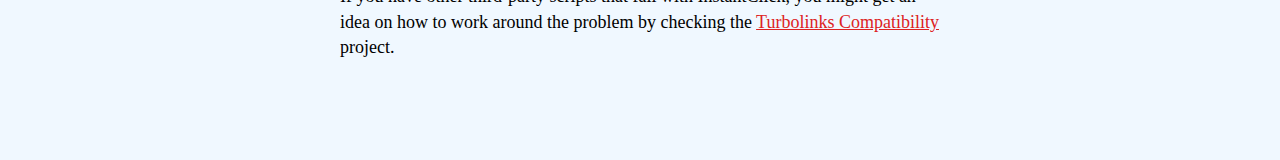
<file: whitelist.html>
<!doctype html>
<meta charset="utf-8">
<title>InstantClick: Whitelist links</title>
<link rel="stylesheet" href="style-1.css">
<meta name="viewport" content="width=device-width, initial-scale=1.0">
<meta name="description" content="If you need to whitelist links, here’s how.">
<meta http-equiv="Refresh" content="0; url=start.html">
<body>
<div id="header">
  <h1><a href=".">InstantClick</a></h1>
  <div id="follow">Follow progress on Twitter: <a href="https://twitter.com/intent/follow?screen_name=instantclickjs" target="_blank"><i></i> @instantclickjs</a></div>
  <div id="progress">Latest version: <strong>1.1</strong>, released 2014/01/16.</div>
  <ul>
    <li><a href=".">Home</a>
    <li><a href="start.html">Getting started</a>
    <li><a href="click-test.html">Click test</a>
    <li><a href="changelog.html">Changelog</a>
  </ul>
</div>
<h2>Whitelisting links</h2>

<p>The method for whitelisting links has changed, please head to <a href="start.html">Getting started</a>.

<script>location.href = 'start.html'</script>
<script src="script-1.js" data-no-instant></script>
</file>
<file: style-1.css>
body{font:18px/1.4 Palatino, Calisto MT, Georgia, serif;color:#111;max-width:600px;margin:15px auto 100px;overflow-y:scroll}#header h1{font-size:3em;line-height:1.2;margin:0}#header h1 a{color:#111;text-decoration:none}#progress, #follow{font-size:15px;color:#444}#follow{float:right}#follow a{border:1px solid #ccc;border-radius:3px;background:#eee;background:linear-gradient(#fff, #dedede);background:-webkit-linear-gradient(#fff, #dedede);font-size:12px;font-weight:bold;font-family:sans-serif;padding:2px 3px 2px 19px;display:inline-block;color:#333;text-decoration:none}#follow a:hover{border-color:#bbb;background:#d9d9d9;background:linear-gradient(#f8f8f8,#d9d9d9);background:-webkit-linear-gradient(#f8f8f8,#d9d9d9)}#follow a:active{background:#efefef;box-shadow:inset 0 3px 5px rgba(0, 0, 0, .1)}#follow a i{display:inline-block;position:absolute;margin-top:2px;margin-left:-17px;width:16px;height:13px;background:url(twitter.png)}@media (-webkit-min-device-pixel-ratio:1.25), (min-resolution:120dpi){#follow a i{background-size:200% 225%;background-position:right top}}#header ul{margin:0;margin-top:10px;padding:0;padding-left:5px;background:#555;font-family:Verdana, sans-serif;font-size:14px;border-radius:3px}#header ul li{display:inline-block;padding:3px 0px}#header ul li a{color:#eee;text-decoration:none;padding:3px 10px}#header ul li a:hover{background:#666}h2{color:#222;margin-bottom:.56em}h3{color:#666;margin-bottom:.66em}h2 + p, h3 + p{margin-top:0}p + ul, p + ol{margin-top:-.75em}sup a{text-decoration:none}.download{border:1px solid #aaa;font-family:Helvetica Neue, sans-serif;color:#222;background:linear-gradient(#fff, #f8f8f8);background:-webkit-linear-gradient(#fff, #f8f8f8);text-decoration:none;padding:5px 6px;border-radius:5px;font-size:15px;font-weight:bold}.download:hover{background:linear-gradient(#f8f8f8, #eee);background:-webkit-linear-gradient(#f8f8f8, #eee);border-color:#999}.download:active{border-color:#555}.DOWNLOAD{padding:6px 8px;font-size:16px}.download + small{margin-left:5px;font-size:15px}code{font-size:14px;font-family:Consolas, Menlo, Monaco, Lucida Console, Liberation Mono, DejaVu Sans Mono, Bitstream Vera Sans Mono, Courier New, monospace, serif;white-space:pre;border:1px solid grey;display:inline-block;border-radius:2px;padding:0 3px}.beware{background:#fee;border:1px solid #fcc;padding:.1em .2em}#footnotes li:target{background:#ffb}#footnotes li{font-size:16px}.noteBack{font-size:18px}#click-test{width:100%;text-align:center;border:solid black;border-width:1px 0 0 1px;border-collapse:collapse}#click-test td, #click-test th{border:solid black;border-width:0px 1px 1px 0px;width:40%}#click-test #link2{display:inline-block;border:1px solid #357ebd;padding:8px 16px;margin:18px;font-size:1.5em;border-radius:8px;color:white;text-decoration:none;background:#428bca;font-family:Helvetica Neue, sans-serif}#click-test .results p{text-align:left;margin-left:10px}#click-test .results p small{color:#444}.blacklist{background:#333;color:white;border:1px solid black;border-radius:4px;padding:0 10px}.blacklist h3{color:#bbb}
</file>
<file: style-2.css>
body{font:18px/1.4 Palatino, Calisto MT, Georgia, serif;background:aliceblue;max-width:600px;margin:15px auto 100px;overflow-y:scroll}a{color:#d22}a:visited{color:#911}#header h1{margin:0;background:url('logo.png') center no-repeat;background-size:100% 100%;width:293px;height:64px}#header h1 a{display:block;text-indent:-999em}#header ul{margin:10px 0 0;padding:0 5px;background:#555;font-family:Verdana, sans-serif;font-size:14px;border-radius:3px;list-style:none}#header li{display:inline-block}#header li a{color:#eee;text-decoration:none;padding:5px 10px;display:block}#header li a:hover{color:white;background-color:#800}#header li.on a{background:#b22;color:white}.twitter, .github{float:right}.twitter a{background:url('twitter.svg') center no-repeat;background-size:22px}.github a{background:url('github.png') center no-repeat;background-size:20px}.twitter a, .github a{text-indent:-999em;width:20px}h2{color:#d22;margin-bottom:.56em}h3{color:#b11;margin:1.33em 0 .75em}h4{color:#900;_margin:1.33em 0 .75em}h2 + p, h3 + p{margin-top:0}p + ul, p + ol{margin-top:-.75em}hr{border:none;text-align:center;font-size:12px;margin:18px 0}hr:after{color:rgba(187, 17, 17, .8);content:'••••';letter-spacing:30px}.gist + hr{margin-top:24px}.btn{display:inline-block;color:white !important;background:#d22;border-radius:6px;padding:4px 9px 3px;text-decoration:none;font-size:16px;font-family:Helvetica Neue, sans-serif;border:1px solid #d22;box-shadow:inset 0 1px 1px rgba(255, 255, 255, .15), 0 1px 1px rgba(0, 0, 0, .5)}.btn:hover{background:#c11;border-color:#c11;box-shadow:inset 0 1px 1px rgba(255, 255, 255, .2), 0 1px 1px rgba(0, 0, 0, .6)}.btn:active{background:#c11;position:relative;top:1px;box-shadow:inset 0 1px 2px rgba(0, 0, 0, .1)}.btn-big{border-radius:7px;font-size:18px;padding:6px 12px 5px}code{background:#f8f8ff;font-size:14px;font-family:Consolas, Menlo, DejaVu Sans Mono, Bitstream Vera Sans Mono, monospace;white-space:pre;border:1px solid #ccc;border-bottom-color:#bbb;display:inline-block;border-radius:2px;padding:0 3px}sup a{text-decoration:none;margin:-.5em -.3em;padding:.5em}#footnotes li:target{background:#ffb;border-radius:1px}#footnotes li{font-size:16px;padding:3px}.noteBack{font-size:18px}#click-test{width:100%;text-align:center;border:solid #aab;border-width:1px 0 0 1px;border-collapse:collapse}#click-test td, #click-test th{border:solid #aab;border-width:0px 1px 1px 0px;width:40%}#link1:active{background:none}#link2{margin:30px;font-size:20px;padding:10px 18px 9px;background:#d22;border:1px solid #d22;box-shadow:inset 0 1px 1px rgba(255, 255, 255, .15), 0 1px 1px rgba(0, 0, 0, .5);top:0}#click-test .results p{text-align:left;margin-left:10px}.gist{color:#000; font-size:14px}.gist .render-container .render-viewer-error,.gist .render-container .render-viewer-fatal,.gist .render-container .octospinner{display:none}.gist .gist-render iframe{width:100%}.gist pre{font:inherit;line-height:inherit;white-space:pre}.gist .gist-file{border:1px solid #ddd;border-bottom:1px solid #ccc;border-radius:3px;font-family:Consolas, "Liberation Mono", Courier, monospace;margin-bottom:1em}.gist .gist-file.gist-render{border:none}.gist .gist-file .gist-meta{font:12px "Helvetica Neue", Helvetica, arial, freesans, clean, sans-serif;text-shadow:1px 1px rgba(255,255,255,0.8);overflow:hidden;color:#999;padding:10px;background-color:#e8e8e8;background-image:-webkit-gradient(linear, left top, left bottom, from(#fafafa), to(#e8e8e8));background-image:-webkit-linear-gradient(#fafafa, #e8e8e8);background-image:linear-gradient(#fafafa, #e8e8e8);background-repeat:repeat-x}.gist .gist-file .gist-meta a{font-weight:bold;color:#666;text-decoration:none}.gist .gist-file .gist-data{overflow:auto;word-wrap:normal;background-color:#f8f8ff;border-bottom:1px solid #ddd;font-size:100%}.gist .gist-file.scroll .gist-data{position:absolute;top:0px;right:0px;bottom:30px;left:0px;overflow:scroll}.gist .gist-file.scroll .gist-meta{position:absolute;bottom:0px;right:0px;left:0px}.gist .gist-file .gist-data .line-data{padding:.5em !important}.gist .gist-file .gist-data .line-pre{font-family:Consolas, "Liberation Mono", Courier, monospace;background:transparent !important;border:none !important;margin:0 !important;padding:0 !important}.gist .gist-file .gist-data .gist-highlight{background:transparent !important}.gist .gist-file .gist-data .line-numbers{background-color:#ececec;color:#aaa;border-right:1px solid #ddd;text-align:right;padding:.5em}.gist .gist-file .gist-data .line-numbers .line-number{clear:right;display:block}.gist-syntax{background:#ffffff}.gist-syntax .c{color:#999988;font-style:italic}.gist-syntax .err{color:#a61717;background-color:#e3d2d2}.gist-syntax .k{color:#000000;font-weight:bold}.gist-syntax .o{color:#000000;font-weight:bold}.gist-syntax .cm{color:#999988;font-style:italic}.gist-syntax .cp{color:#999999;font-weight:bold}.gist-syntax .c1{color:#999988;font-style:italic}.gist-syntax .cs{color:#999999;font-weight:bold;font-style:italic}.gist-syntax .gd{color:#000000;background-color:#fdd}.gist-syntax .gd .x{color:#000000;background-color:#faa}.gist-syntax .ge{color:#000000;font-style:italic}.gist-syntax .gr{color:#a00}.gist-syntax .gh{color:#999}.gist-syntax .gi{color:#000000;background-color:#dfd}.gist-syntax .gi .x{color:#000000;background-color:#afa}.gist-syntax .go{color:#888}.gist-syntax .gp{color:#555}.gist-syntax .gs{font-weight:bold}.gist-syntax .gu{color:#aaa}.gist-syntax .gt{color:#a00}.gist-syntax .kc{color:#000000;font-weight:bold}.gist-syntax .kd{color:#000000;font-weight:bold}.gist-syntax .kp{color:#000000;font-weight:bold}.gist-syntax .kr{color:#000000;font-weight:bold}.gist-syntax .kt{color:#445588;font-weight:bold}.gist-syntax .m{color:#099}.gist-syntax .s{color:#d14}.gist-syntax .na{color:teal}.gist-syntax .nb{color:#0086b3}.gist-syntax .nc{color:#445588;font-weight:bold}.gist-syntax .no{color:teal}.gist-syntax .ni{color:purple}.gist-syntax .ne{color:#990000;font-weight:bold}.gist-syntax .nf{color:#990000;font-weight:bold}.gist-syntax .nn{color:#555}.gist-syntax .nt{color:navy}.gist-syntax .nv{color:teal}.gist-syntax .ow{color:#000000;font-weight:bold}.gist-syntax .w{color:#bbb}.gist-syntax .mf{color:#099}.gist-syntax .mh{color:#099}.gist-syntax .mi{color:#099}.gist-syntax .mo{color:#099}.gist-syntax .sb{color:#d14}.gist-syntax .sc{color:#d14}.gist-syntax .sd{color:#d14}.gist-syntax .s2{color:#d14}.gist-syntax .se{color:#d14}.gist-syntax .sh{color:#d14}.gist-syntax .si{color:#d14}.gist-syntax .sx{color:#d14}.gist-syntax .sr{color:#009926}.gist-syntax .s1{color:#d14}.gist-syntax .ss{color:#990073}.gist-syntax .bp{color:#999}.gist-syntax .vc{color:teal}.gist-syntax .vg{color:teal}.gist-syntax .vi{color:teal}.gist-syntax .il{color:#099}
</file>
<file: style-3.css>
body{font:18px/1.4 Palatino, Calisto MT, Georgia, serif;background:aliceblue;max-width:600px;margin:15px auto 100px;overflow-y:scroll}a{color:#d22}a:visited{color:#911}#header h1{margin:0;background:url('logo.png') center no-repeat;background-size:100% 100%;width:293px;height:64px}#header h1 a{display:block;text-indent:-999em;height:64px}#header ul{margin:10px 0 0;padding:0 5px;background:#555;font-family:Verdana, sans-serif;font-size:14px;border-radius:3px;list-style:none}#header li{display:inline-block}#header li a{color:#eee;text-decoration:none;padding:5px 10px;display:block}#header li a:hover{color:white;background-color:#800}#header li.on a{background:#b22;color:white}.twitter, .github{float:right}.twitter a{background:url('twitter.svg') center no-repeat;background-size:22px}.github a{background:url('github.png') center no-repeat;background-size:20px}.twitter a, .github a{text-indent:-999em;width:20px}h2{color:#d22;margin-bottom:.56em}h3{color:#b11;margin:1.33em 0 .75em}.gist + h3{margin-top:1.66em}h4{color:#900;margin:1em 0 .66em}.gist + h4{margin-top:1.25em}h2 + p, h3 + p, h4 + p{margin-top:0}p + ul, p + ol{margin-top:-.75em}hr{border:none;text-align:center;font-size:12px;margin:18px 0}hr:after{color:rgba(187, 17, 17, .8);content:'••••';letter-spacing:30px}.gist + hr{margin-top:24px}.warning{background:rgba(255, 165, 0, .2);padding:.25em .5em;border-radius:3px;border:1px solid rgba(255, 165, 0, .5);font-size:17px}.btn{display:inline-block;color:white !important;background:#d22;border-radius:6px;padding:4px 9px 3px;text-decoration:none;font-size:16px;font-family:Helvetica Neue, sans-serif;border:1px solid #d22;box-shadow:inset 0 1px 1px rgba(255, 255, 255, .15), 0 1px 1px rgba(0, 0, 0, .5)}.btn:hover{background:#c11;border-color:#c11;box-shadow:inset 0 1px 1px rgba(255, 255, 255, .2), 0 1px 1px rgba(0, 0, 0, .6)}.btn:active{background:#c11;position:relative;top:1px;box-shadow:inset 0 1px 2px rgba(0, 0, 0, .1)}.btn-big{border-radius:7px;font-size:18px;padding:6px 12px 5px}code{background:#f8f8ff;font-size:14px;font-family:Consolas, Menlo, DejaVu Sans Mono, Bitstream Vera Sans Mono, monospace;white-space:pre;border:1px solid #ccc;border-bottom-color:#bbb;display:inline-block;border-radius:2px;padding:0 3px}sup a{text-decoration:none;margin:-.5em -.3em;padding:.5em}#footnotes li:target{background:#ffb;border-radius:1px}#footnotes li{font-size:16px;padding:3px}.noteBack{font-size:18px}#click-test{width:100%;text-align:center;border:solid #aab;border-width:1px 0 0 1px;border-collapse:collapse}#click-test td, #click-test th{border:solid #aab;border-width:0px 1px 1px 0px;width:40%}#link1:active{background:none}#link2{margin:30px;font-size:20px;padding:10px 18px 9px;background:#d22;border:1px solid #d22;box-shadow:inset 0 1px 1px rgba(255, 255, 255, .15), 0 1px 1px rgba(0, 0, 0, .5);top:0}#click-test .results p{text-align:left;margin-left:10px}.gist{color:#000; font-size:14px}.gist .render-container .render-viewer-error,.gist .render-container .render-viewer-fatal,.gist .render-container .octospinner{display:none}.gist .gist-render iframe{width:100%}.gist pre{font:inherit;line-height:inherit;white-space:pre}.gist .gist-file{border:1px solid #ddd;border-bottom:1px solid #ccc;border-radius:3px;font-family:Consolas, "Liberation Mono", Courier, monospace;margin-bottom:1em}.gist .gist-file.gist-render{border:none}.gist .gist-file .gist-meta{font:12px "Helvetica Neue", Helvetica, arial, freesans, clean, sans-serif;text-shadow:1px 1px rgba(255,255,255,0.8);overflow:hidden;color:#999;padding:10px;background-color:#e8e8e8;background-image:-webkit-gradient(linear, left top, left bottom, from(#fafafa), to(#e8e8e8));background-image:-webkit-linear-gradient(#fafafa, #e8e8e8);background-image:linear-gradient(#fafafa, #e8e8e8);background-repeat:repeat-x}.gist .gist-file .gist-meta a{font-weight:bold;color:#666;text-decoration:none}.gist .gist-file .gist-data{overflow:auto;word-wrap:normal;background-color:#f8f8ff;border-bottom:1px solid #ddd;font-size:100%}.gist .gist-file.scroll .gist-data{position:absolute;top:0px;right:0px;bottom:30px;left:0px;overflow:scroll}.gist .gist-file.scroll .gist-meta{position:absolute;bottom:0px;right:0px;left:0px}.gist .gist-file .gist-data .line-data{padding:.5em !important}.gist .gist-file .gist-data .line-pre{font-family:Consolas, "Liberation Mono", Courier, monospace;background:transparent !important;border:none !important;margin:0 !important;padding:0 !important}.gist .gist-file .gist-data .gist-highlight{background:transparent !important}.gist .gist-file .gist-data .line-numbers{background-color:#ececec;color:#aaa;border-right:1px solid #ddd;text-align:right;padding:.5em}.gist .gist-file .gist-data .line-numbers .line-number{clear:right;display:block}.gist-syntax{background:#ffffff}.gist-syntax .c{color:#999988;font-style:italic}.gist-syntax .err{color:#a61717;background-color:#e3d2d2}.gist-syntax .k{color:#000000;font-weight:bold}.gist-syntax .o{color:#000000;font-weight:bold}.gist-syntax .cm{color:#999988;font-style:italic}.gist-syntax .cp{color:#999999;font-weight:bold}.gist-syntax .c1{color:#999988;font-style:italic}.gist-syntax .cs{color:#999999;font-weight:bold;font-style:italic}.gist-syntax .gd{color:#000000;background-color:#fdd}.gist-syntax .gd .x{color:#000000;background-color:#faa}.gist-syntax .ge{color:#000000;font-style:italic}.gist-syntax .gr{color:#a00}.gist-syntax .gh{color:#999}.gist-syntax .gi{color:#000000;background-color:#dfd}.gist-syntax .gi .x{color:#000000;background-color:#afa}.gist-syntax .go{color:#888}.gist-syntax .gp{color:#555}.gist-syntax .gs{font-weight:bold}.gist-syntax .gu{color:#aaa}.gist-syntax .gt{color:#a00}.gist-syntax .kc{color:#000000;font-weight:bold}.gist-syntax .kd{color:#000000;font-weight:bold}.gist-syntax .kp{color:#000000;font-weight:bold}.gist-syntax .kr{color:#000000;font-weight:bold}.gist-syntax .kt{color:#445588;font-weight:bold}.gist-syntax .m{color:#099}.gist-syntax .s{color:#d14}.gist-syntax .na{color:teal}.gist-syntax .nb{color:#0086b3}.gist-syntax .nc{color:#445588;font-weight:bold}.gist-syntax .no{color:teal}.gist-syntax .ni{color:purple}.gist-syntax .ne{color:#990000;font-weight:bold}.gist-syntax .nf{color:#990000;font-weight:bold}.gist-syntax .nn{color:#555}.gist-syntax .nt{color:navy}.gist-syntax .nv{color:teal}.gist-syntax .ow{color:#000000;font-weight:bold}.gist-syntax .w{color:#bbb}.gist-syntax .mf{color:#099}.gist-syntax .mh{color:#099}.gist-syntax .mi{color:#099}.gist-syntax .mo{color:#099}.gist-syntax .sb{color:#d14}.gist-syntax .sc{color:#d14}.gist-syntax .sd{color:#d14}.gist-syntax .s2{color:#d14}.gist-syntax .se{color:#d14}.gist-syntax .sh{color:#d14}.gist-syntax .si{color:#d14}.gist-syntax .sx{color:#d14}.gist-syntax .sr{color:#009926}.gist-syntax .s1{color:#d14}.gist-syntax .ss{color:#990073}.gist-syntax .bp{color:#999}.gist-syntax .vc{color:teal}.gist-syntax .vg{color:teal}.gist-syntax .vi{color:teal}.gist-syntax .il{color:#099}
</file>
